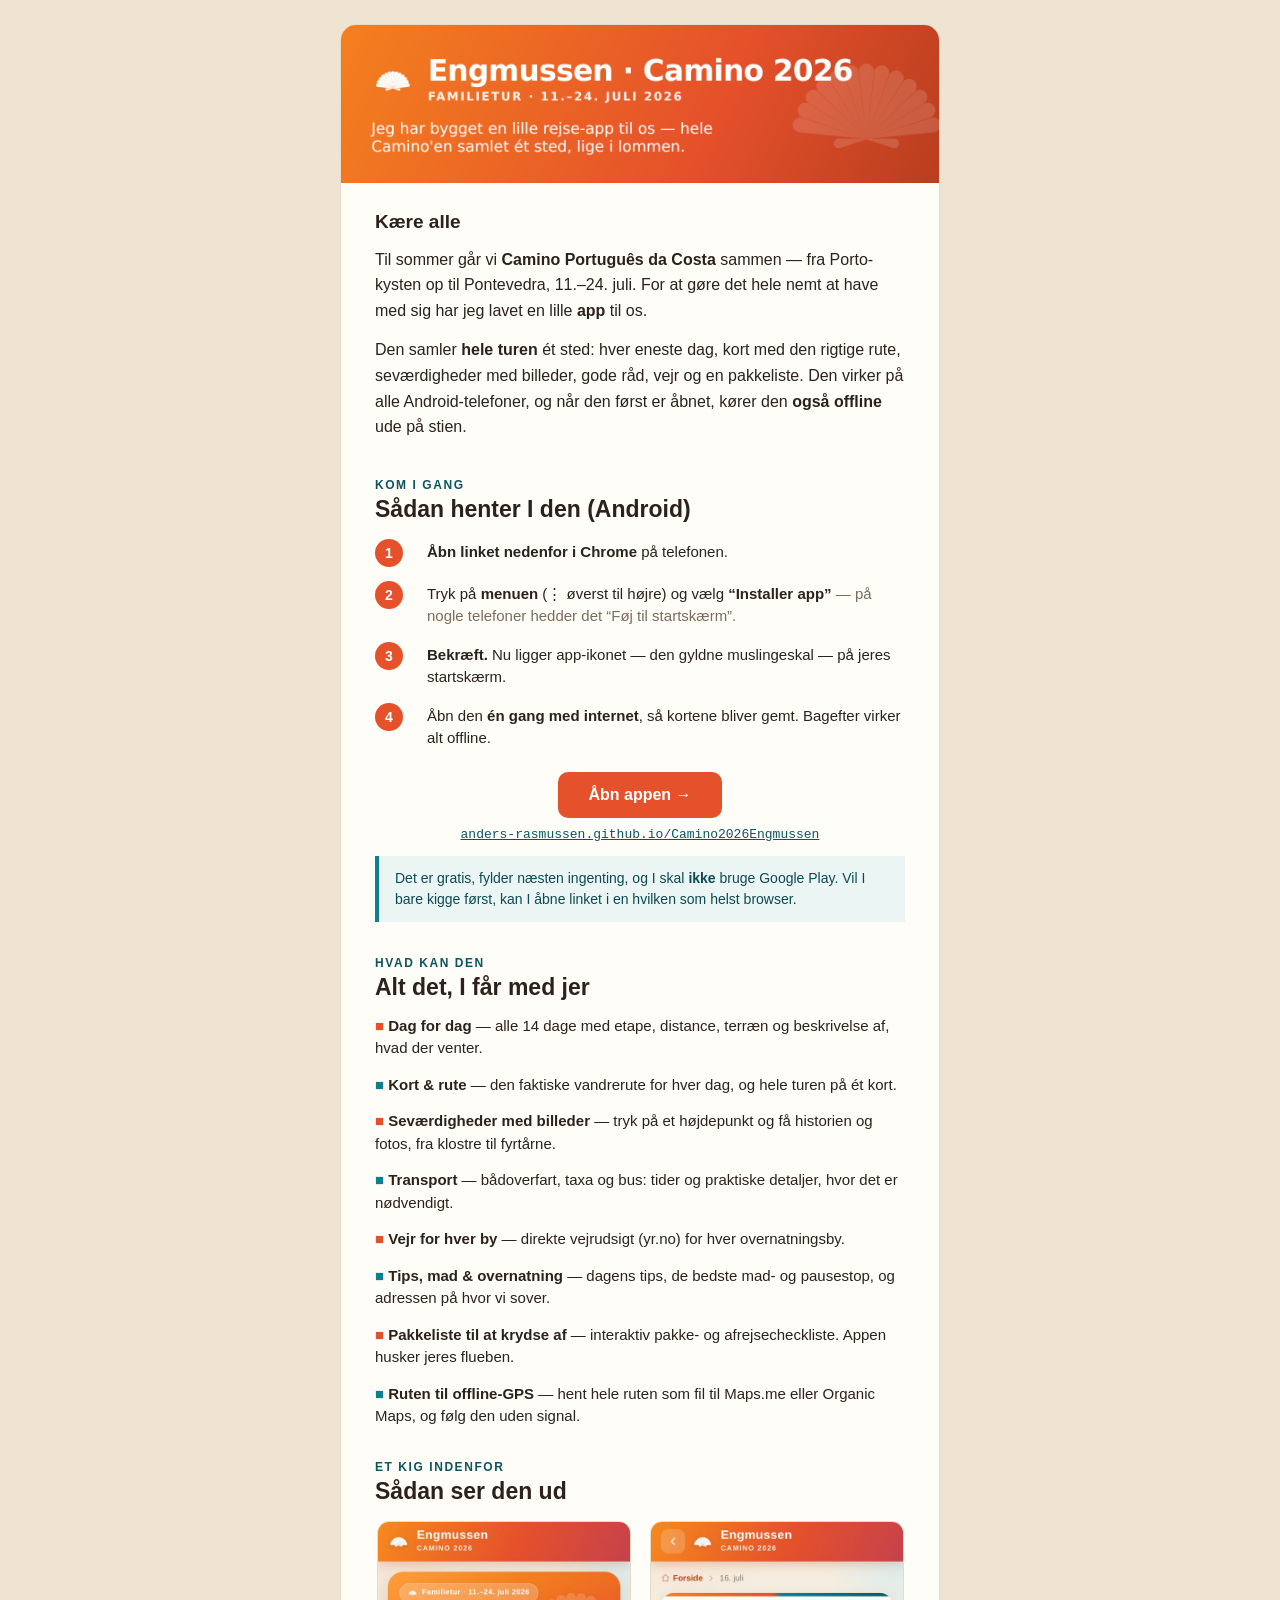
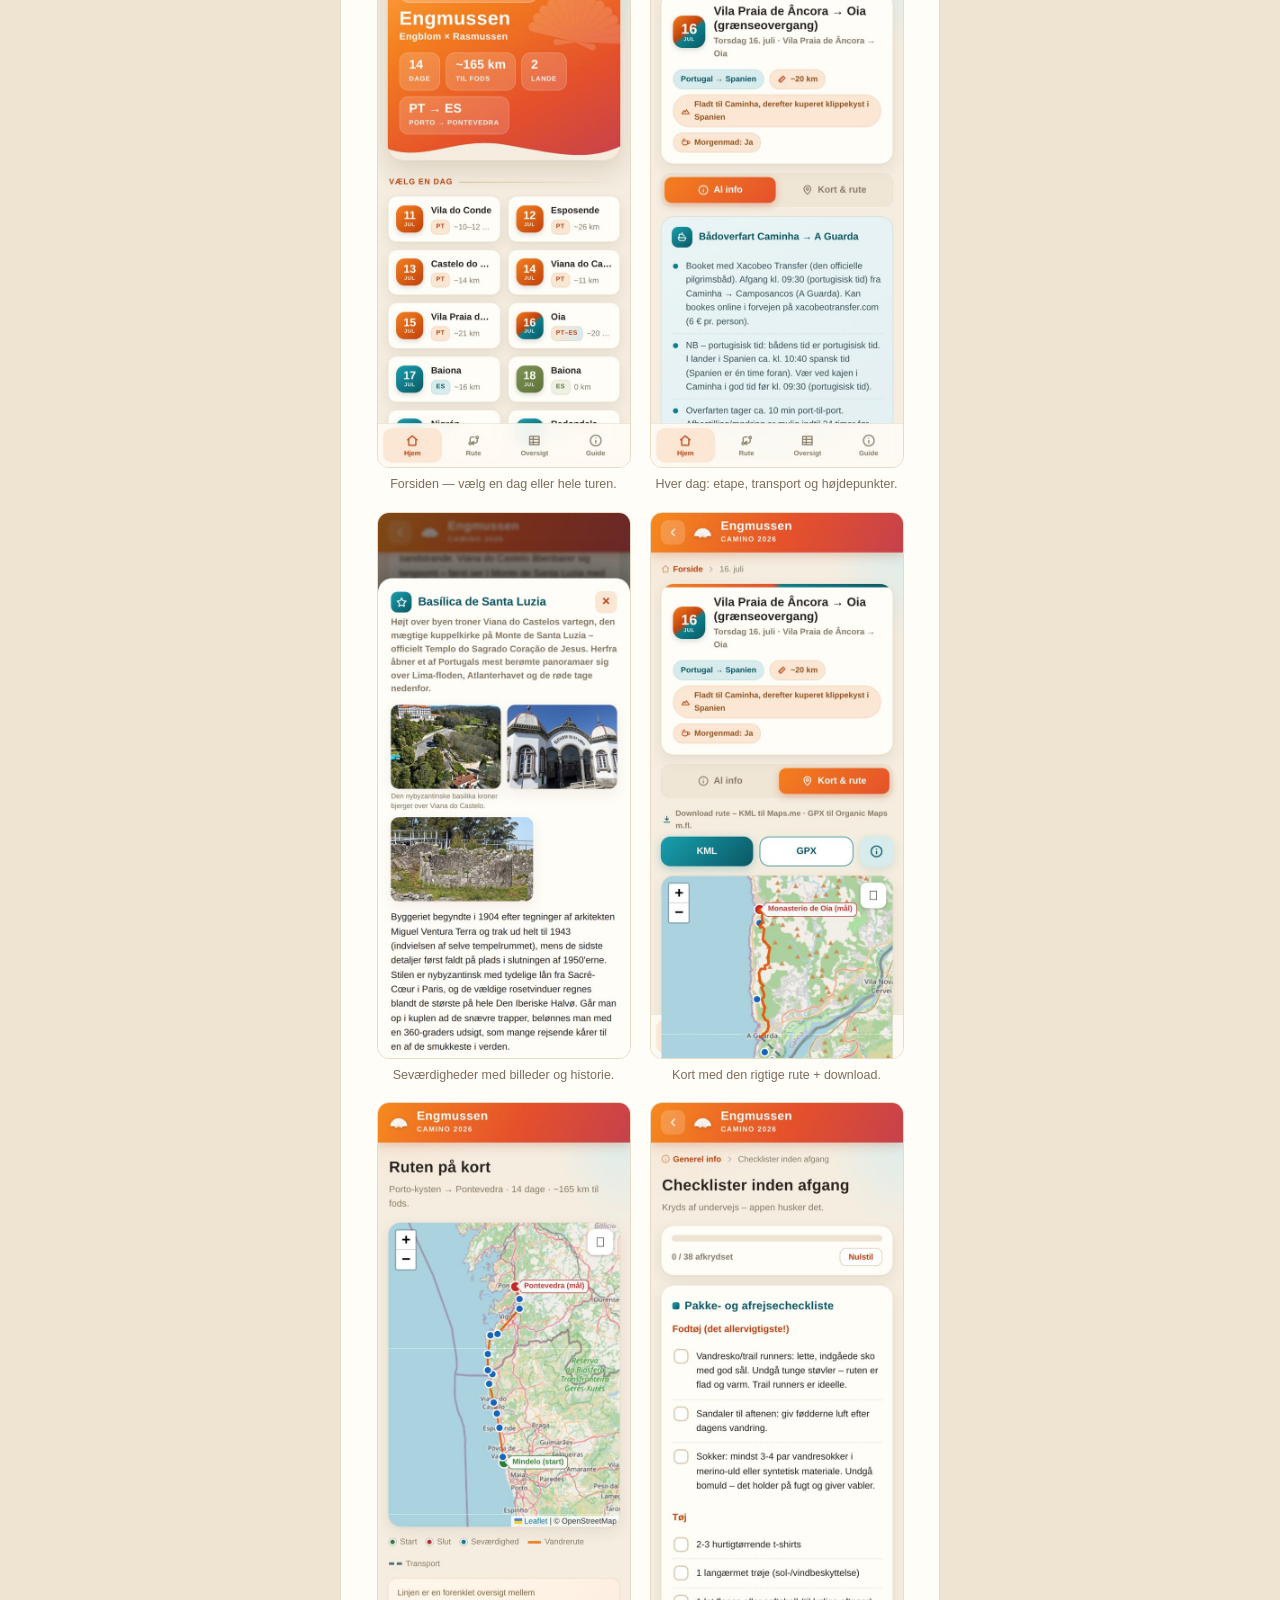
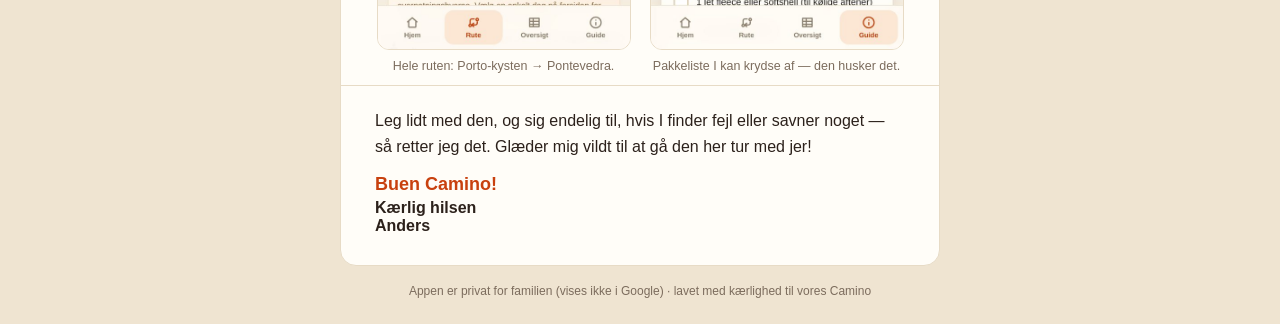
<file: mail/email-gmail.html>
<!doctype html>
<html lang="da">
<head>
<meta charset="utf-8">
<meta name="viewport" content="width=device-width, initial-scale=1">
<meta name="robots" content="noindex, nofollow">
<title>Camino-mail (Gmail-venlig udgave — marker alt, kopiér, indsæt i Gmail)</title>
</head>
<body style="margin:0;padding:24px 12px;background:#efe4d1;">

<!-- ▼▼▼ MARKER FRA HER (Ctrl+A markerer hele siden) ▼▼▼ -->
<table role="presentation" width="100%" cellpadding="0" cellspacing="0" border="0" style="background:#efe4d1;">
<tr><td align="center">

  <table role="presentation" width="600" cellpadding="0" cellspacing="0" border="0" style="width:600px;max-width:600px;background:#fffdf8;border:1px solid #e7dbc6;border-radius:16px;overflow:hidden;font-family:'Helvetica Neue',Helvetica,Arial,sans-serif;">

    <!-- hero -->
    <tr><td style="padding:0;">
      <img src="https://anders-rasmussen.github.io/Camino2026Engmussen/mail/hero.png" width="600" alt="Engmussen · Camino 2026 — familietur 11.–24. juli 2026" style="display:block;width:100%;max-width:600px;height:auto;border:0;">
    </td></tr>

    <!-- body -->
    <tr><td style="padding:28px 34px 8px;">

      <p style="margin:0 0 14px;font-size:19px;font-weight:700;color:#2c211b;">Kære alle</p>
      <p style="margin:0 0 14px;font-size:16px;line-height:1.6;color:#2c211b;">Til sommer går vi <b>Camino Português da Costa</b> sammen — fra Porto-kysten op til Pontevedra, 11.–24. juli. For at gøre det hele nemt at have med sig har jeg lavet en lille <b>app</b> til os.</p>
      <p style="margin:0 0 8px;font-size:16px;line-height:1.6;color:#2c211b;">Den samler <b>hele turen</b> ét sted: hver eneste dag, kort med den rigtige rute, seværdigheder med billeder, gode råd, vejr og en pakkeliste. Den virker på alle Android-telefoner, og når den først er åbnet, kører den <b>også offline</b> ude på stien.</p>

    </td></tr>

    <!-- install -->
    <tr><td style="padding:22px 34px 4px;">
      <p style="margin:0 0 4px;font-size:12px;font-weight:700;letter-spacing:.13em;text-transform:uppercase;color:#0b5560;">Kom i gang</p>
      <h2 style="margin:0 0 16px;font-size:23px;font-weight:800;color:#2c211b;">Sådan henter I den (Android)</h2>

      <table role="presentation" width="100%" cellpadding="0" cellspacing="0" border="0">
        <tr>
          <td width="40" valign="top" style="padding:0 12px 14px 0;">
            <table role="presentation" cellpadding="0" cellspacing="0" border="0"><tr><td width="28" height="28" align="center" valign="middle" bgcolor="#e5512b" style="width:28px;height:28px;background:#e5512b;border-radius:50%;color:#ffffff;font-weight:700;font-size:14px;font-family:Arial,sans-serif;">1</td></tr></table>
          </td>
          <td valign="top" style="padding:2px 0 14px;font-size:15px;line-height:1.5;color:#2c211b;"><b>Åbn linket nedenfor i Chrome</b> på telefonen.</td>
        </tr>
        <tr>
          <td width="40" valign="top" style="padding:0 12px 14px 0;">
            <table role="presentation" cellpadding="0" cellspacing="0" border="0"><tr><td width="28" height="28" align="center" valign="middle" bgcolor="#e5512b" style="width:28px;height:28px;background:#e5512b;border-radius:50%;color:#ffffff;font-weight:700;font-size:14px;font-family:Arial,sans-serif;">2</td></tr></table>
          </td>
          <td valign="top" style="padding:2px 0 14px;font-size:15px;line-height:1.5;color:#2c211b;">Tryk på <b>menuen</b> (⋮ øverst til højre) og vælg <b>“Installer app”</b> <span style="color:#7c6c5d;">— på nogle telefoner hedder det “Føj til startskærm”.</span></td>
        </tr>
        <tr>
          <td width="40" valign="top" style="padding:0 12px 14px 0;">
            <table role="presentation" cellpadding="0" cellspacing="0" border="0"><tr><td width="28" height="28" align="center" valign="middle" bgcolor="#e5512b" style="width:28px;height:28px;background:#e5512b;border-radius:50%;color:#ffffff;font-weight:700;font-size:14px;font-family:Arial,sans-serif;">3</td></tr></table>
          </td>
          <td valign="top" style="padding:2px 0 14px;font-size:15px;line-height:1.5;color:#2c211b;"><b>Bekræft.</b> Nu ligger app-ikonet — den gyldne muslingeskal — på jeres startskærm.</td>
        </tr>
        <tr>
          <td width="40" valign="top" style="padding:0 12px 4px 0;">
            <table role="presentation" cellpadding="0" cellspacing="0" border="0"><tr><td width="28" height="28" align="center" valign="middle" bgcolor="#e5512b" style="width:28px;height:28px;background:#e5512b;border-radius:50%;color:#ffffff;font-weight:700;font-size:14px;font-family:Arial,sans-serif;">4</td></tr></table>
          </td>
          <td valign="top" style="padding:2px 0 4px;font-size:15px;line-height:1.5;color:#2c211b;">Åbn den <b>én gang med internet</b>, så kortene bliver gemt. Bagefter virker alt offline.</td>
        </tr>
      </table>
    </td></tr>

    <!-- button + link -->
    <tr><td align="center" style="padding:14px 34px 6px;">
      <table role="presentation" cellpadding="0" cellspacing="0" border="0"><tr>
        <td bgcolor="#e5512b" style="border-radius:10px;">
          <a href="https://anders-rasmussen.github.io/Camino2026Engmussen/" style="display:inline-block;padding:14px 30px;font-family:'Helvetica Neue',Arial,sans-serif;font-size:16px;font-weight:700;color:#ffffff;text-decoration:none;border-radius:10px;">Åbn appen&nbsp;&rarr;</a>
        </td>
      </tr></table>
    </td></tr>
    <tr><td align="center" style="padding:0 34px 14px;">
      <a href="https://anders-rasmussen.github.io/Camino2026Engmussen/" style="font-family:Consolas,Menlo,monospace;font-size:13px;color:#0b5560;text-decoration:underline;">anders-rasmussen.github.io/Camino2026Engmussen</a>
    </td></tr>

    <tr><td style="padding:0 34px 8px;">
      <table role="presentation" width="100%" cellpadding="0" cellspacing="0" border="0"><tr>
        <td bgcolor="#eaf5f4" style="background:#eaf5f4;border-left:4px solid #0e7f8c;padding:12px 16px;font-size:14px;line-height:1.5;color:#0d4a52;">Det er gratis, fylder næsten ingenting, og I skal <b>ikke</b> bruge Google Play. Vil I bare kigge først, kan I åbne linket i en hvilken som helst browser.</td>
      </tr></table>
    </td></tr>

    <!-- features -->
    <tr><td style="padding:26px 34px 4px;">
      <p style="margin:0 0 4px;font-size:12px;font-weight:700;letter-spacing:.13em;text-transform:uppercase;color:#0b5560;">Hvad kan den</p>
      <h2 style="margin:0 0 14px;font-size:23px;font-weight:800;color:#2c211b;">Alt det, I får med jer</h2>

      <table role="presentation" width="100%" cellpadding="0" cellspacing="0" border="0" style="font-size:15px;line-height:1.5;color:#2c211b;">
        <tr>
          <td valign="top" style="padding:0 0 14px;"><span style="color:#e5512b;font-weight:700;">■</span> <b>Dag for dag</b> — alle 14 dage med etape, distance, terræn og beskrivelse af, hvad der venter.</td>
        </tr>
        <tr>
          <td valign="top" style="padding:0 0 14px;"><span style="color:#0e7f8c;font-weight:700;">■</span> <b>Kort &amp; rute</b> — den faktiske vandrerute for hver dag, og hele turen på ét kort.</td>
        </tr>
        <tr>
          <td valign="top" style="padding:0 0 14px;"><span style="color:#e5512b;font-weight:700;">■</span> <b>Seværdigheder med billeder</b> — tryk på et højdepunkt og få historien og fotos, fra klostre til fyrtårne.</td>
        </tr>
        <tr>
          <td valign="top" style="padding:0 0 14px;"><span style="color:#0e7f8c;font-weight:700;">■</span> <b>Transport</b> — bådoverfart, taxa og bus: tider og praktiske detaljer, hvor det er nødvendigt.</td>
        </tr>
        <tr>
          <td valign="top" style="padding:0 0 14px;"><span style="color:#e5512b;font-weight:700;">■</span> <b>Vejr for hver by</b> — direkte vejrudsigt (yr.no) for hver overnatningsby.</td>
        </tr>
        <tr>
          <td valign="top" style="padding:0 0 14px;"><span style="color:#0e7f8c;font-weight:700;">■</span> <b>Tips, mad &amp; overnatning</b> — dagens tips, de bedste mad- og pausestop, og adressen på hvor vi sover.</td>
        </tr>
        <tr>
          <td valign="top" style="padding:0 0 14px;"><span style="color:#e5512b;font-weight:700;">■</span> <b>Pakkeliste til at krydse af</b> — interaktiv pakke- og afrejsecheckliste. Appen husker jeres flueben.</td>
        </tr>
        <tr>
          <td valign="top" style="padding:0 0 4px;"><span style="color:#0e7f8c;font-weight:700;">■</span> <b>Ruten til offline-GPS</b> — hent hele ruten som fil til Maps.me eller Organic Maps, og følg den uden signal.</td>
        </tr>
      </table>
    </td></tr>

    <!-- gallery -->
    <tr><td style="padding:24px 34px 6px;">
      <p style="margin:0 0 4px;font-size:12px;font-weight:700;letter-spacing:.13em;text-transform:uppercase;color:#0b5560;">Et kig indenfor</p>
      <h2 style="margin:0 0 16px;font-size:23px;font-weight:800;color:#2c211b;">Sådan ser den ud</h2>

      <table role="presentation" width="100%" cellpadding="0" cellspacing="0" border="0">
        <tr>
          <td width="50%" valign="top" align="center" style="padding:0 8px 18px 0;">
            <img src="https://anders-rasmussen.github.io/Camino2026Engmussen/mail/shot-home.jpg" width="252" alt="Forsiden af appen" style="display:block;width:100%;max-width:252px;height:auto;border:1px solid #e7dbc6;border-radius:12px;">
            <div style="margin-top:8px;font-size:12.5px;line-height:1.4;color:#7c6c5d;">Forsiden — vælg en dag eller hele turen.</div>
          </td>
          <td width="50%" valign="top" align="center" style="padding:0 0 18px 8px;">
            <img src="https://anders-rasmussen.github.io/Camino2026Engmussen/mail/shot-day.jpg" width="252" alt="Detaljer for én dag" style="display:block;width:100%;max-width:252px;height:auto;border:1px solid #e7dbc6;border-radius:12px;">
            <div style="margin-top:8px;font-size:12.5px;line-height:1.4;color:#7c6c5d;">Hver dag: etape, transport og højdepunkter.</div>
          </td>
        </tr>
        <tr>
          <td width="50%" valign="top" align="center" style="padding:0 8px 18px 0;">
            <img src="https://anders-rasmussen.github.io/Camino2026Engmussen/mail/shot-sight.jpg" width="252" alt="Seværdighed med billeder" style="display:block;width:100%;max-width:252px;height:auto;border:1px solid #e7dbc6;border-radius:12px;">
            <div style="margin-top:8px;font-size:12.5px;line-height:1.4;color:#7c6c5d;">Seværdigheder med billeder og historie.</div>
          </td>
          <td width="50%" valign="top" align="center" style="padding:0 0 18px 8px;">
            <img src="https://anders-rasmussen.github.io/Camino2026Engmussen/mail/shot-map.jpg" width="252" alt="Kort med rute og download" style="display:block;width:100%;max-width:252px;height:auto;border:1px solid #e7dbc6;border-radius:12px;">
            <div style="margin-top:8px;font-size:12.5px;line-height:1.4;color:#7c6c5d;">Kort med den rigtige rute + download.</div>
          </td>
        </tr>
        <tr>
          <td width="50%" valign="top" align="center" style="padding:0 8px 4px 0;">
            <img src="https://anders-rasmussen.github.io/Camino2026Engmussen/mail/shot-route.jpg" width="252" alt="Hele ruten på kort" style="display:block;width:100%;max-width:252px;height:auto;border:1px solid #e7dbc6;border-radius:12px;">
            <div style="margin-top:8px;font-size:12.5px;line-height:1.4;color:#7c6c5d;">Hele ruten: Porto-kysten &rarr; Pontevedra.</div>
          </td>
          <td width="50%" valign="top" align="center" style="padding:0 0 4px 8px;">
            <img src="https://anders-rasmussen.github.io/Camino2026Engmussen/mail/shot-check.jpg" width="252" alt="Afkrydselig pakkeliste" style="display:block;width:100%;max-width:252px;height:auto;border:1px solid #e7dbc6;border-radius:12px;">
            <div style="margin-top:8px;font-size:12.5px;line-height:1.4;color:#7c6c5d;">Pakkeliste I kan krydse af — den husker det.</div>
          </td>
        </tr>
      </table>
    </td></tr>

    <!-- signoff -->
    <tr><td style="padding:22px 34px 30px;border-top:1px solid #e7dbc6;">
      <p style="margin:0 0 14px;font-size:16px;line-height:1.6;color:#2c211b;">Leg lidt med den, og sig endelig til, hvis I finder fejl eller savner noget — så retter jeg det. Glæder mig vildt til at gå den her tur med jer!</p>
      <p style="margin:0 0 4px;font-size:18px;font-weight:800;color:#c8410f;">Buen Camino!</p>
      <p style="margin:0;font-size:16px;font-weight:600;color:#2c211b;">Kærlig hilsen<br>Anders</p>
    </td></tr>

  </table>

  <table role="presentation" width="600" cellpadding="0" cellspacing="0" border="0" style="width:600px;max-width:600px;">
    <tr><td align="center" style="padding:16px 20px 0;font-family:'Helvetica Neue',Arial,sans-serif;font-size:12px;color:#7c6c5d;line-height:1.5;">Appen er privat for familien (vises ikke i Google) · lavet med kærlighed til vores Camino</td></tr>
  </table>

</td></tr>
</table>
<!-- ▲▲▲ MARKER TIL HER ▲▲▲ -->

</body>
</html>
</file>
